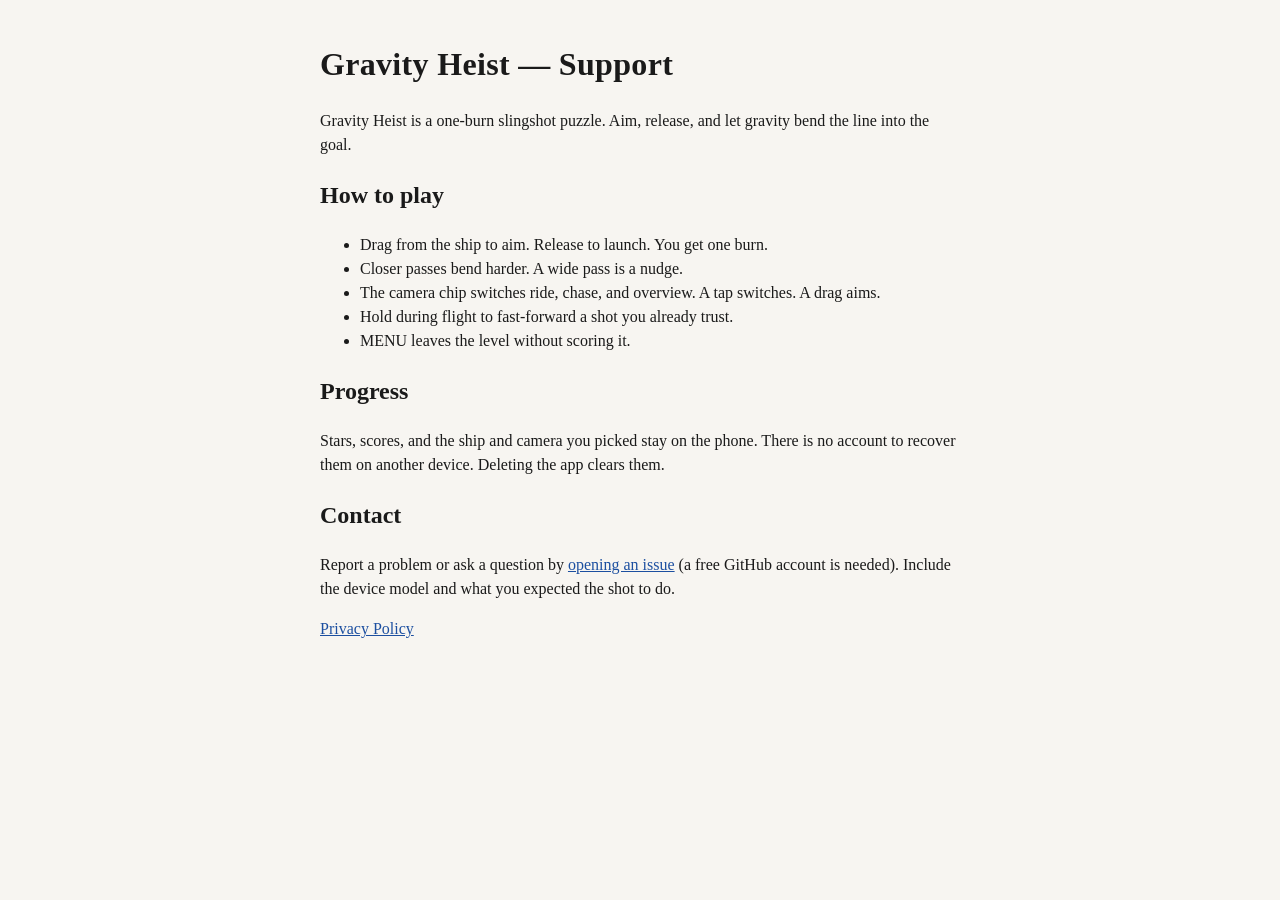
<file: index.html>
<!DOCTYPE html>
<html lang="en">
<head>
<meta charset="utf-8">
<meta name="viewport" content="width=device-width, initial-scale=1">
<title>Gravity Heist — Support</title>
<link rel="stylesheet" href="style.css">
</head>
<body>
<h1>Gravity Heist — Support</h1>
<p>Gravity Heist is a one-burn slingshot puzzle. Aim, release, and let gravity bend the line into the goal.</p>
<h2>How to play</h2>
<ul>
  <li>Drag from the ship to aim. Release to launch. You get one burn.</li>
  <li>Closer passes bend harder. A wide pass is a nudge.</li>
  <li>The camera chip switches ride, chase, and overview. A tap switches. A drag aims.</li>
  <li>Hold during flight to fast-forward a shot you already trust.</li>
  <li>MENU leaves the level without scoring it.</li>
</ul>
<h2>Progress</h2>
<p>Stars, scores, and the ship and camera you picked stay on the phone. There is no account to recover them on another device. Deleting the app clears them.</p>
<h2>Contact</h2>
<p>Report a problem or ask a question by <a href="https://github.com/tjone7306/gravityheist-support/issues">opening an issue</a> (a free GitHub account is needed). Include the device model and what you expected the shot to do.</p>
<p><a href="privacy.html">Privacy Policy</a></p>
</body>
</html>
</file>
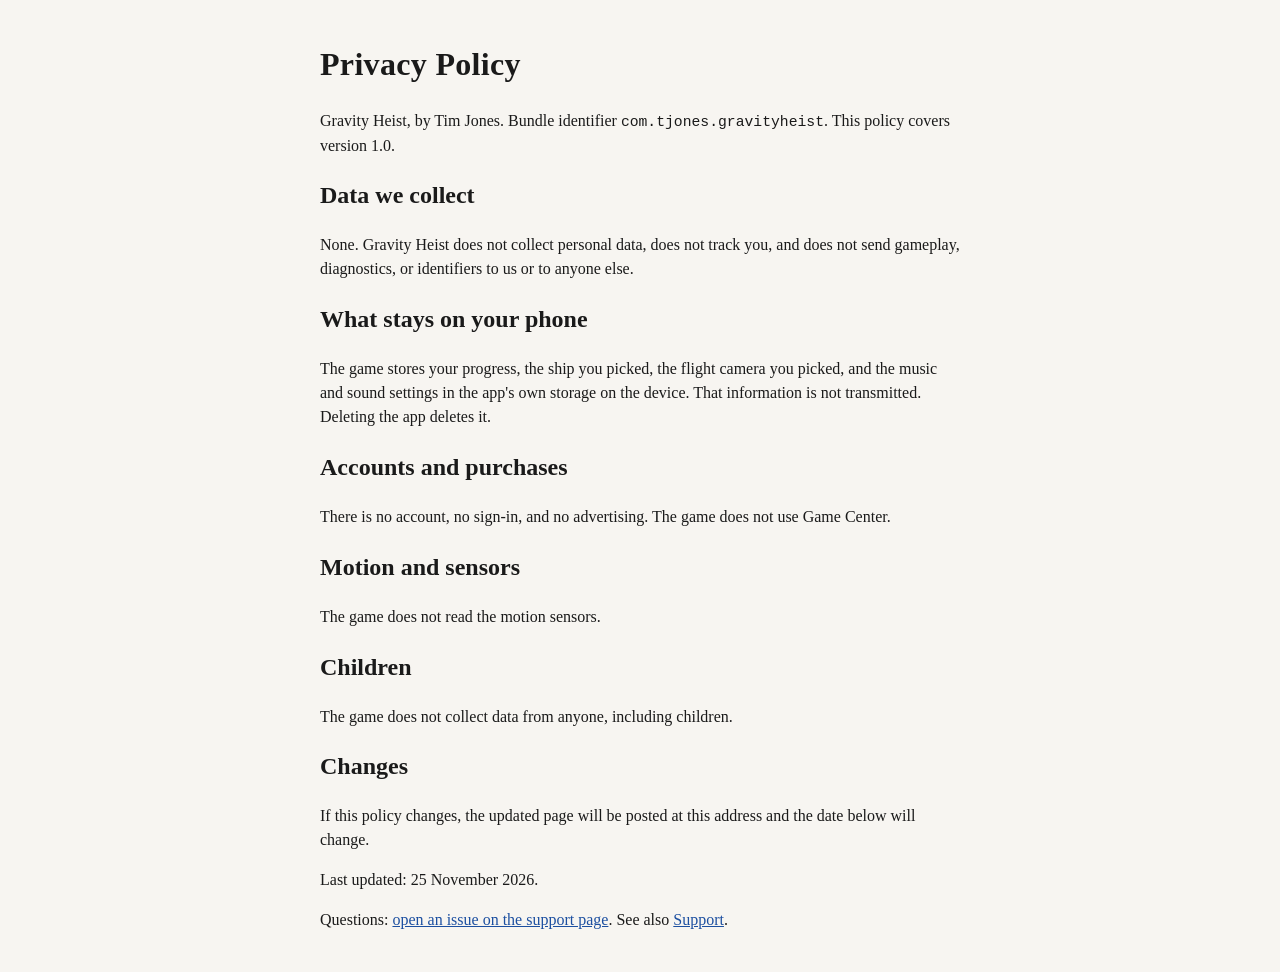
<file: privacy.html>
<!DOCTYPE html>
<html lang="en">
<head>
<meta charset="utf-8">
<meta name="viewport" content="width=device-width, initial-scale=1">
<title>Gravity Heist — Privacy Policy</title>
<link rel="stylesheet" href="style.css">
</head>
<body>
<h1>Privacy Policy</h1>
<p>Gravity Heist, by Tim Jones. Bundle identifier <code>com.tjones.gravityheist</code>. This policy covers version 1.0.</p>
<h2>Data we collect</h2>
<p>None. Gravity Heist does not collect personal data, does not track you, and does not send gameplay, diagnostics, or identifiers to us or to anyone else.</p>
<h2>What stays on your phone</h2>
<p>The game stores your progress, the ship you picked, the flight camera you picked, and the music and sound settings in the app's own storage on the device. That information is not transmitted. Deleting the app deletes it.</p>
<h2>Accounts and purchases</h2>
<p>There is no account, no sign-in, and no advertising. The game does not use Game Center.</p>
<h2>Motion and sensors</h2>
<p>The game does not read the motion sensors.</p>
<h2>Children</h2>
<p>The game does not collect data from anyone, including children.</p>
<h2>Changes</h2>
<p>If this policy changes, the updated page will be posted at this address and the date below will change.</p>
<p>Last updated: 25 November 2026.</p>
<p>Questions: <a href="https://github.com/tjone7306/gravityheist-support/issues">open an issue on the support page</a>. See also <a href="./">Support</a>.</p>
</body>
</html>
</file>
<file: style.css>
body { font-family: "Iowan Old Style", Palatino, Georgia, serif; max-width: 40rem; margin: 2.5rem auto; padding: 0 1.25rem; line-height: 1.5; color: #1a1a1a; background: #f7f5f1; }
h1 { font-weight: 600; letter-spacing: 0.01em; }
code { font-family: ui-monospace, monospace; font-size: 0.92em; }
a { color: #1c4fa0; }
</file>
